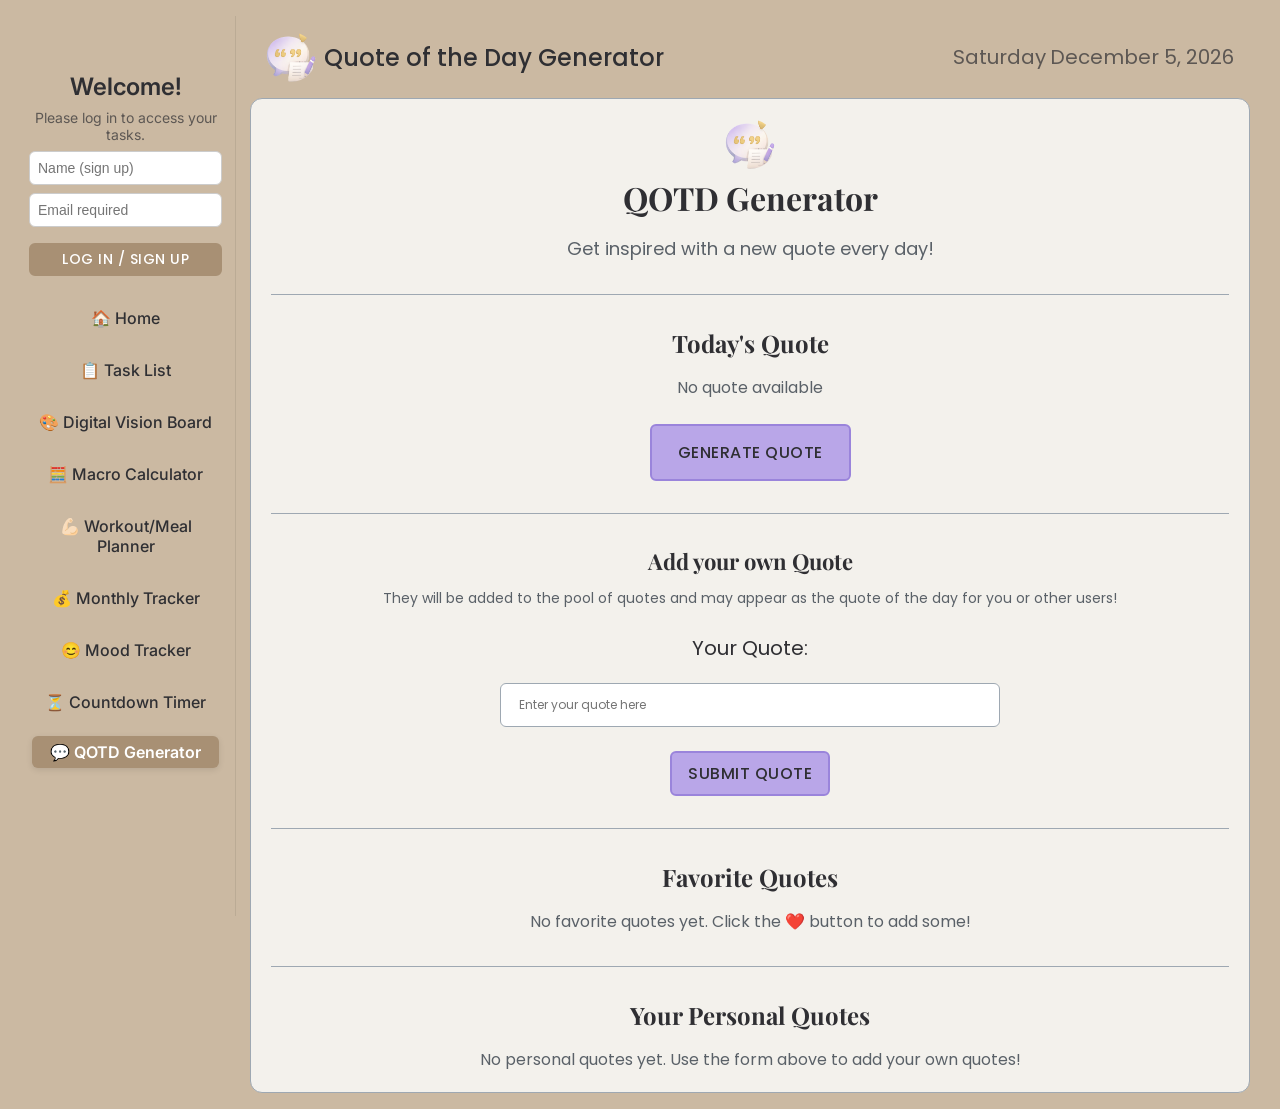
<file: QOTD/index.html>
<!DOCTYPE html>
<html lang="en">
<head>
    <meta charset="UTF-8">
    <meta name="viewport" content="width=device-width, initial-scale=1.0">
    <title>Quote of the Day Generator</title>
    <link rel="stylesheet" href="style.css">
    <script src="script.js" defer></script>
    <script src="/assets/site.js" defer></script>
    <script src="../assets/auth.js" defer></script>
    <script src="../assets/layout.js" defer></script>
    <link rel="stylesheet" href="../partials/sidebar.css">
</head>
<body>
    <section class="shell">
        <div id="sidebar-mount"></div>
        <div class="shell__content">        
            <header>
                <div class="logo">
                    <img class="logo__img" src="/QOTD/info/logo.png" alt="Logo">
                    <span class="app-title" id="app-title">Quote of the Day Generator</span>
                </div>
                <div class="date-display">
                    <div class="day" id="currentDay">Today</div>
                    <div class="full-date" id="currentDate"></div>
                </div>
            </header>
            <div class="container">
                <div class="main-content">
                    <div class="qotd">
                        <div class="qotd__intro">
                            <img class="logo__img" src="/QOTD/info/logo.png" alt="Logo">
                            <h1 class="qotd__title">QOTD Generator</h1>
                            <p class="qotd__description">Get inspired with a new quote every day!</p>
                        </div>
                        <div class="qotd__quote--display">
                            <h2 class="qotd__section--title">Today's Quote</h2>
                            <p id="quote-element" class="qotd__quote--text"></p>
                            <p id="quote-empty" class="qotd__quote">No quote available</p>
                            <div class="qotd__button--group">
                                <button id="generate-quote-button" class="qotd__button qotd__button--generate">Generate Quote</button>
                                <button id="favorite-quote-button" class="qotd__button qotd__button--favorite">❤️ Favorite</button>
                            </div>                
                        </div>
                        <form class="qotd__form" id="quote-form">
                            <h3 class="qotd__form--title">Add your own Quote</h3>
                            <p class="qotd__form--description">
                                They will be added to the pool of quotes and may appear as the quote of the day for you or other users!
                            </p>
                            <div class="qotd__form--group">
                                <label for="quote-input" class="qotd__label">Your Quote:</label>
                                <input type="text" id="quote-input" class="qotd__input" placeholder="Enter your quote here">
                            </div>
                            <button type="submit" id="submit-quote-button" class="qotd__button qotd__button--submit">Submit Quote
                            </button>
                        </form>
                        <div class="qotd__favorites">
                            <h2 class="qotd__section--title">Favorite Quotes</h2>
                            <ul id="favorite-quotes-list" class="qotd__favorites--list">
                                <li class="qotd__favorite-item">
                                    <p class="qotd__favorite-quote">❤️ Example Quote</p>
                                    <button class="qotd__button qotd__button--remove-favorite">Remove</button>
                                </li>
                            </ul>
                        </div>
                        <div class="qotd__personal">
                            <h2 class="qotd__section--title">Your Personal Quotes</h2>
                            <ul id="personal-quotes-list" class="qotd__personal--list">
                                <li class="qotd__personal-item">
                                    <p class="qotd__personal-quote"> ❤️ Example Personal Quote</p>
                                    <button class="qotd__button qotd__button--remove-personal">Remove</button>
                                </li>
                            </ul>
                        </div>
                    </div>
                </div>
            </div>
        </div>
    </section>
</body>
</html>
</file>
<file: QOTD/style.css>
@import url('https://fonts.googleapis.com/css2?family=Playfair+Display:wght@500;600;700&family=Poppins:wght@300;400;500&display=swap');

* {
    box-sizing: border-box;
    margin: 0;
    padding: 0;
}

html, body {
    height: 100%;
    background-color: #cbb9a2; /* page background */
    font-family: 'Poppins', sans-serif;
    color: #5a6168;
}

.shell {
    display: flex;
    min-height: 100vh;
    background-color: transparent;
    padding: 16px;
}

.shell__content{
    background-color: #cbb9a2;
    display: flex;
    flex-direction: column;
    width: 100%;
    max-width: 1000px;
    margin: 0 auto;
}

header {
    background-color: transparent;
    padding: 16px;
    display: flex;
    justify-content: space-between;
    gap: 12px;
    align-items: center;
}

.logo{
    display: flex;
    align-items: center;
    justify-content: center;
    gap: 8px;
}

.app-title{
    font-size: 24px;
    font-weight: 500;
    color: #2f2f33;
}

.date-display{
    font-size: 20px;
    color: #2f2f33;
    opacity: 0.7;
    display: flex;
    gap: 4px;
}

h1, h2, h3 {
    font-family: 'Playfair Display', serif;
    color: #2f2f33;
}

body {
    font-family: 'Poppins', sans-serif;
    color: #5a6168;
}

.container {
    background-color: #cbb9a2;
}

.logo__img{
    width: 50px;
    height: 50px;
    border-radius: 50%;
    overflow: hidden;
}

.logo__img img{
    width: 100%;
    height: 100%;
    object-fit: cover;
}

.qotd {
    width: 100%;
    margin: 0 auto;
    text-align: center;
    background-color: #f3f1ec;
    padding: 20px;
    border: 1px solid #9ea8b2;
    border-radius: 12px;
}

.qotd__intro {
    margin-bottom: 20px;
}

.qotd__icon {
    font-size: 48px;
    margin-bottom: 8px;
}

.qotd__title {
    font-size: 32px;
    margin-bottom: 16px;
}

.qotd__description {
    font-size: 18px;
    margin-bottom: 32px;
    border-bottom: 1px solid #9ea8b2;
    padding-bottom: 32px;
}

.qotd__section--title {
    font-size: 24px;
    margin-bottom: 16px;
}

.qotd__quote--text {
    margin: 24px 0;
    font-size: 20px;
}

.qotd__quote {
    font-size: 16px;
    margin-bottom: 24px;
}

.qotd__button--group {
    display: flex;
    justify-content: center;
    gap: 20px;
    margin-bottom: 32px;
    border-bottom: 1px solid #9ea8b2;
    padding-bottom: 32px;
}

.qotd__button{
    background-color: #b9a6e8;
    color: #2f2f33;
    border: 2px solid #9a84db;
    border-radius: 6px;
    padding: 8px 16px;
    font-size: 16px;
    transition: all 0.3s ease;
    cursor: pointer;
    font-family: 'Poppins', sans-serif;
    font-weight: 500;
    letter-spacing: 0.5px;
    text-transform: uppercase;
}

.qotd__button--generate{
    padding: 14px 26px;
}

.qotd__button:hover {
    background-color: #9a84db;
    transform: translateY(-2px);
    box-shadow: 0 6px 12px rgba(0, 0, 0, 0.1);
}

.qotd__button--favorite {
    background-color: #f2c6d8;
    border: 2px solid #e6a6c1;
    /* display: none; */
}

.qotd__button--favorite:hover {
    background-color: #e6a6c1;
    transform: translateY(-2px);
}

/* form */

.qotd__form{
    margin-bottom: 32px;
    border-bottom: 1px solid #9ea8b2;
    padding-bottom: 32px;
}

.qotd__form--title {
    font-size: 22px;
    margin-bottom: 12px;
}

.qotd__form--description {
    font-size: 14px;
    color: #5a6168;
    margin-bottom: 24px;
}

.qotd__form--group {
    display: flex;
    flex-direction: column;
    align-items: center;
    gap: 12px;
    margin-bottom: 24px;
}

.qotd__label {
    font-size: 20px;
    color: #2f2f33;
    margin-bottom: 8px;
}

.qotd__input {
    width: 100%;
    max-width: 500px;
    padding: 12px 18px;
    border: 1px solid #9ea8b2;
    border-radius: 6px;
    font-size: 12px;
    font-family: 'Poppins', sans-serif;
    transition: all 0.3s ease;
}

.qotd__input:focus {
    outline: none;
    border-color: #b9a6e8;
    box-shadow: 0 0 0 2px rgba(185, 166, 232, 0.3);
}

/* favorites */

.qotd__favorites{
    margin-bottom: 32px;
    border-bottom: 1px solid #9ea8b2;
    padding-bottom: 32px;
}

.qotd__favorites--list, .qotd__personal--list {
    list-style: none;
    display: flex;
    padding: 0;
    flex-direction: column;
    gap: 8px;
}

.qotd__favorite-item, .qotd__personal-item {
    display: flex;
    justify-content: space-between;
    align-items: center;
    background-color: white;
    padding: 12px 18px;
    border: 1px solid #9ea8b2;
    border-radius: 6px;
}

.qotd__favorite-quote, .qotd__personal-quote {
    font-size: 14px;
    color: #2f2f33;
    font-style: italic;
}

.qotd__button--remove-favorite, .qotd__button--remove-personal {
    background-color: #e28a8a;
    border: 2px solid #c96e6e;
    padding: 6px 12px;
}

.qotd__button--remove-favorite:hover, .qotd__button--remove-personal:hover {
    background-color: #c96e6e;
    transform: translateY(-2px);
    box-shadow: 0 6px 12px rgba(0, 0, 0, 0.1);
}
</file>
<file: partials/sidebar.css>
@import url('https://fonts.googleapis.com/css2?family=Inter:wght@400;500;600&display=swap');

.sidebar{
    width: 220px;
    min-height: 100vh;
    padding: 16px;
    background: #cbb9a2;
    border-right: 1px solid rgba(0, 0, 0, 0.08);
    font-family: "Inter", sans-serif;
    display: flex;
    flex-direction: column;
    gap: 16px;
}

.profile{
    display: flex;
    flex-direction: column;
    align-items: center;
    text-align: center;
    gap: 8px;
    margin-top: 32px;
}

.profile__img{
    width: 100px;
    height: 100px;
    border-radius: 50%;
    overflow: hidden;
    display: flex;
    justify-content: center;
    align-items: center;
    margin: 0 auto;
    margin-bottom: 8px;
}

.profile__img img{
    width: 100%;
    height: 100%;
    object-fit: cover;
    display: block;
    margin: 0 auto;
}

.profile__name{
    font-size: 24px;
    font-weight: 600;
    color: #2f2f33;
    font-family: "Inter", sans-serif;
    margin: 8px 0;
}

.profile__email{
    font-size: 14px;
    color: #2f2f33;
    opacity: 0.7;
    margin: 8px 0;
}

#auth-logged-in{
    display: flex;
    flex-direction: column;
    align-items: center;
    text-align: center;
    gap: 8px;
}

.auth__form{
    display: flex;
    flex-direction: column;
    text-align: center;
    gap: 8px;
}

.auth__name, .auth__email{
    padding: 8px;
    border: 1px solid #ccc;
    border-radius: 6px;
    font-size: 14px;
    transition: border-color 0.3s ease;
}

.profile__btn{
    background-color: #a89074;
    color: #fff;
    border: 2px solid #a89074;
    border-radius: 6px;
    padding: 4px 6px;
    font-size: 14px;
    transition: all 0.3s ease;
    cursor: pointer;
    font-family: 'Poppins', sans-serif;
    font-weight: 500;
    letter-spacing: 0.5px;
    text-transform: uppercase;
    margin: 8px 0;
}

.profile__btn:hover{
    background-color: #8f7760;
    color: #fff;
}

a{
    text-decoration: none;
    color: #2f2f33;
    font-size: 16px;
    transition: color 0.3s ease;
}

.sidebar-buttons{
    display: flex;
    flex-direction: column;
    text-align: center;
    gap: 16px;
    font-size: 15px;
}

.sidebar-button{
    padding: 8px 0;
    transition: all 0.3s ease;
    font-weight: 500;
}

.sidebar-button:hover{
    background-color: #8f7760;
    border-radius: 6px;
    color: #fff;
}

.sidebar-button.is-active {
  background: #a89074;
  color: #ffffff;
  border-color: #2f2f33;
  box-shadow: 0 2px 6px rgba(0,0,0,0.1);
  padding: 6px 0;
  border-radius: 6px;
  font-weight: 600;
}

.sidebar-button.is-active:hover {
  background: #8f7760; /* keep it solid */
}
</file>
